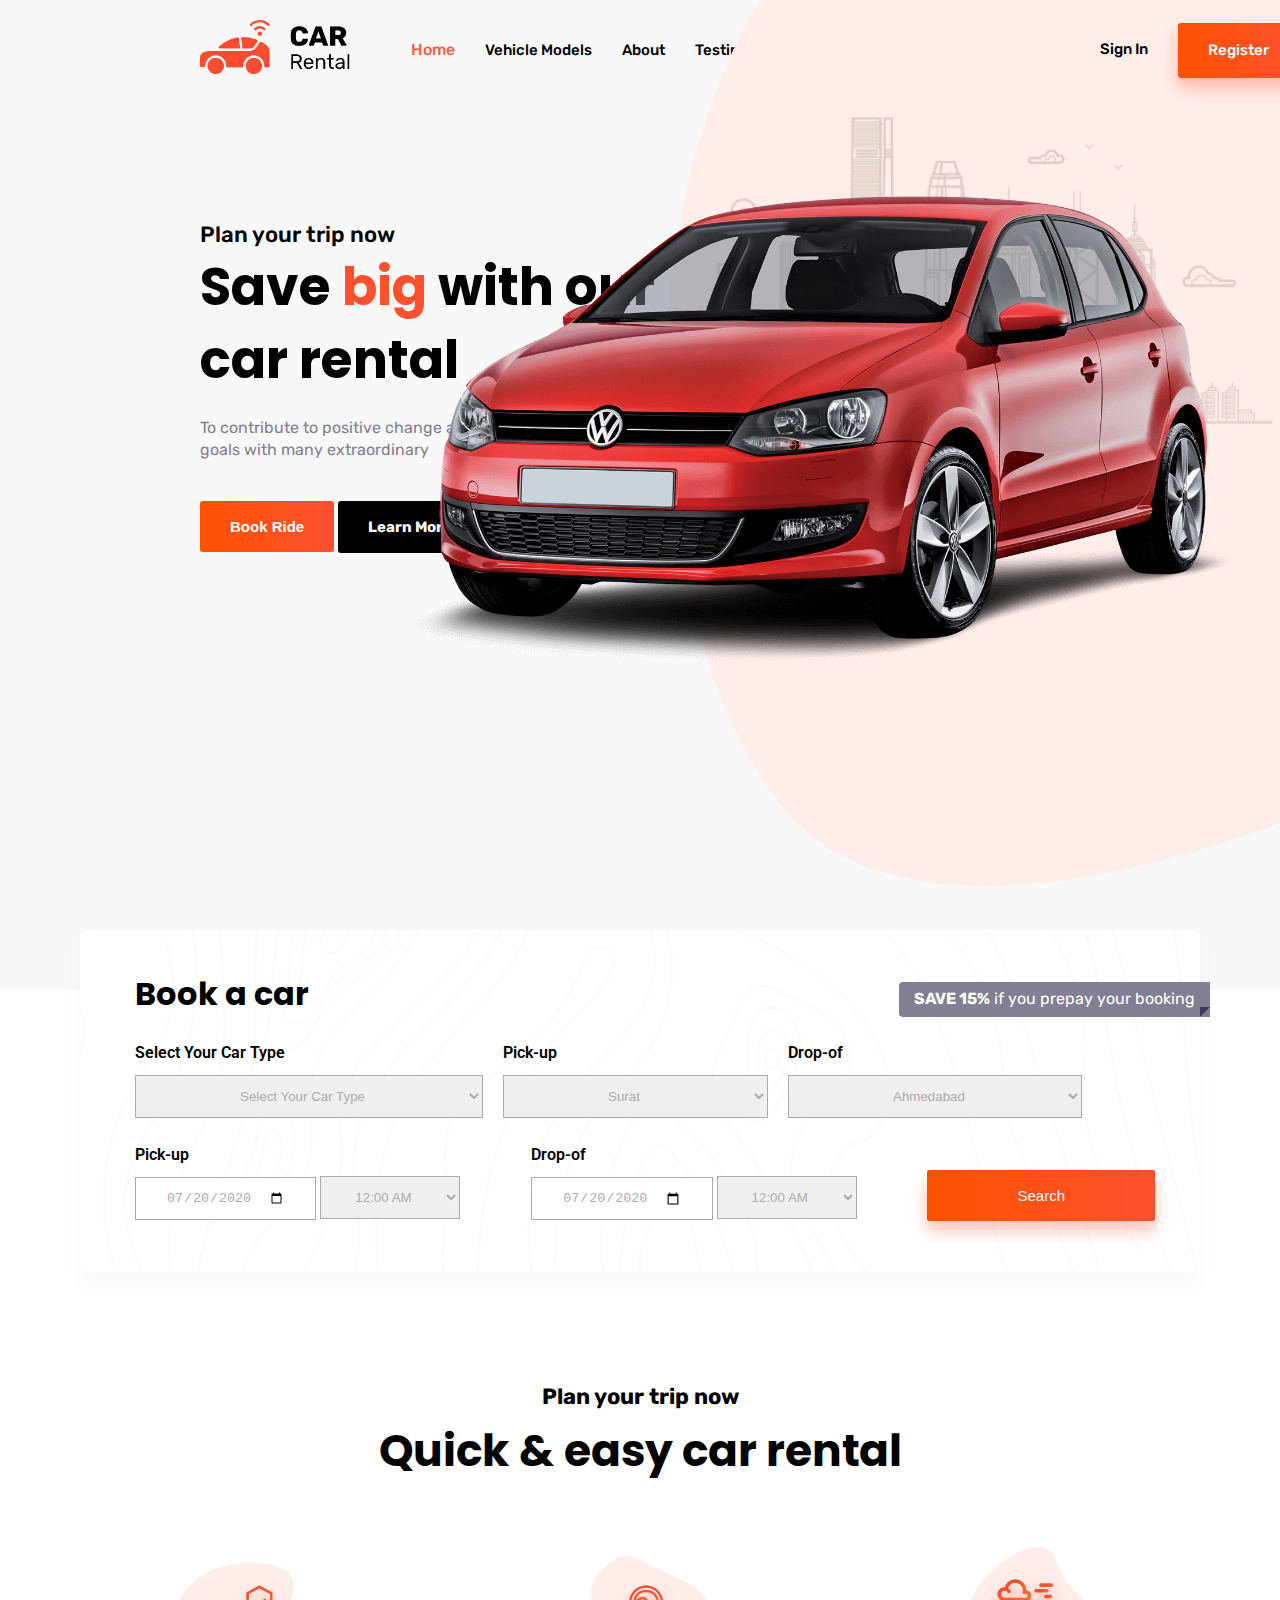
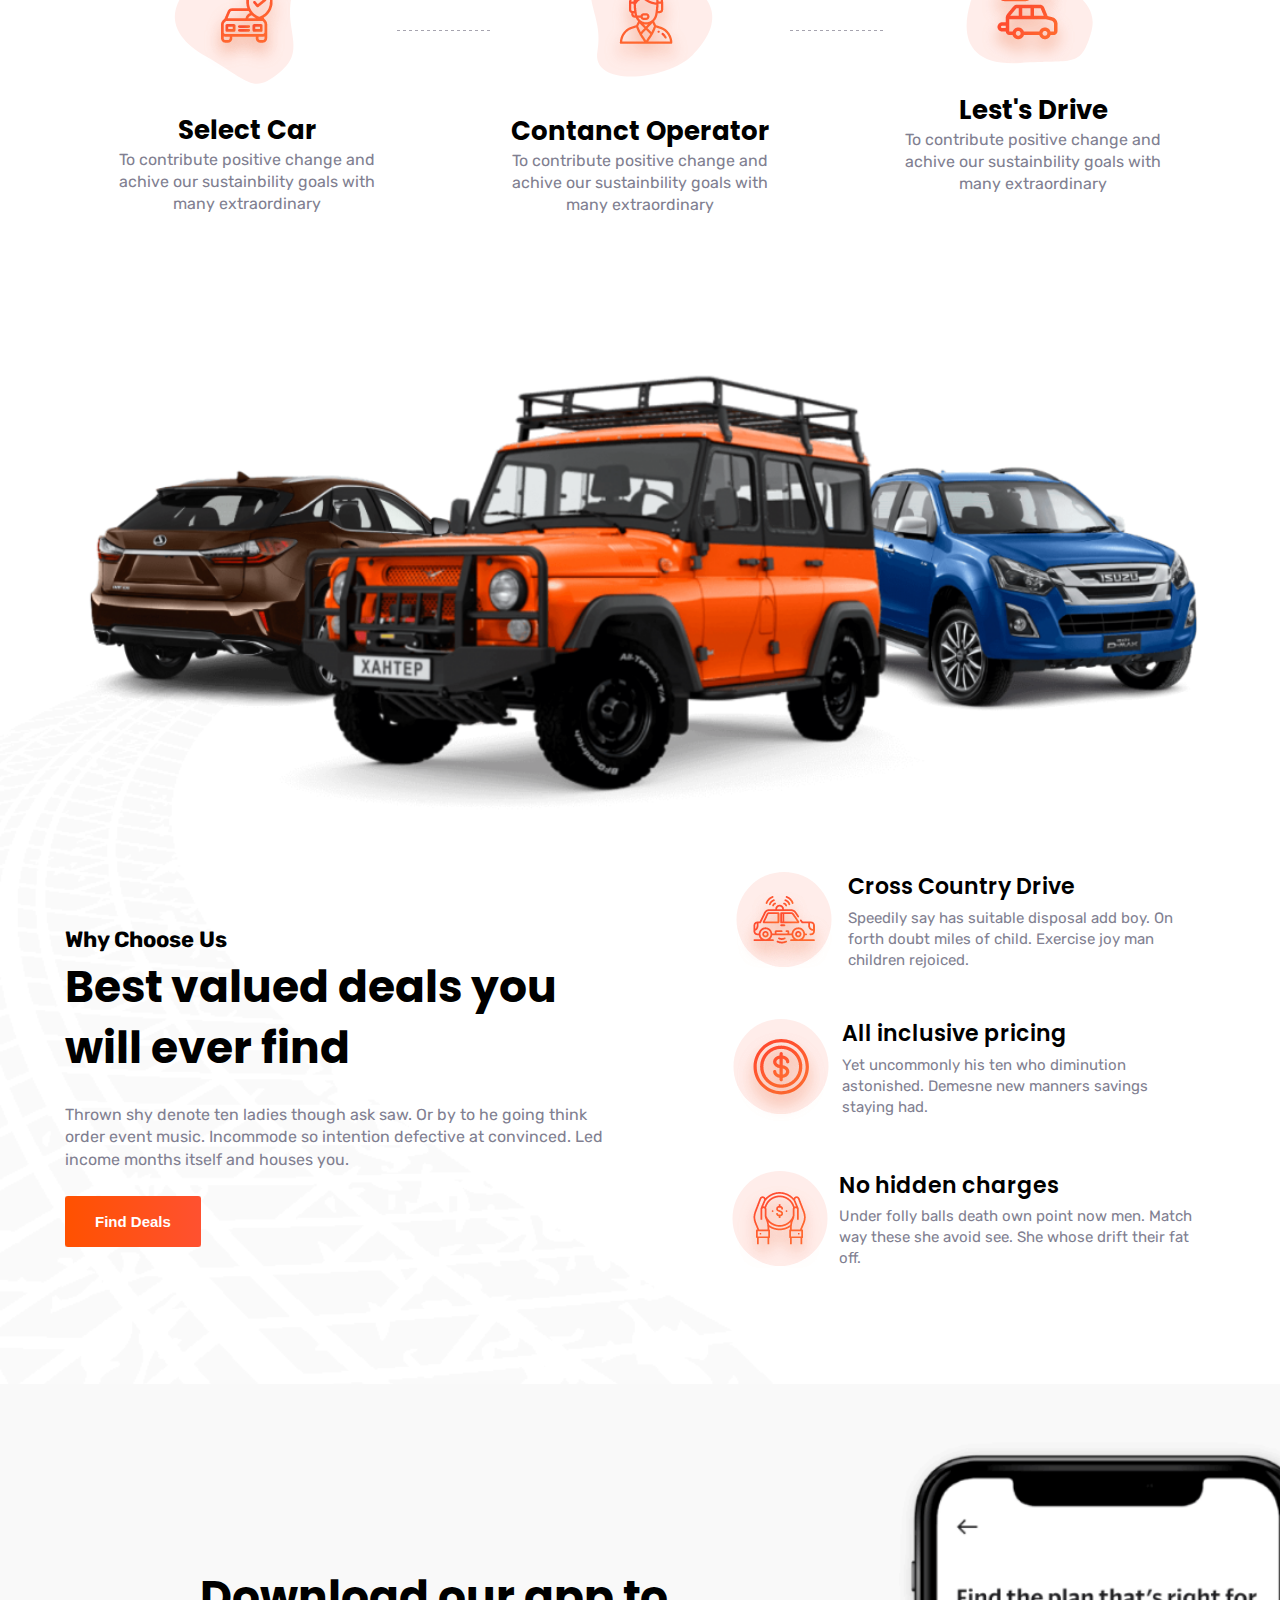
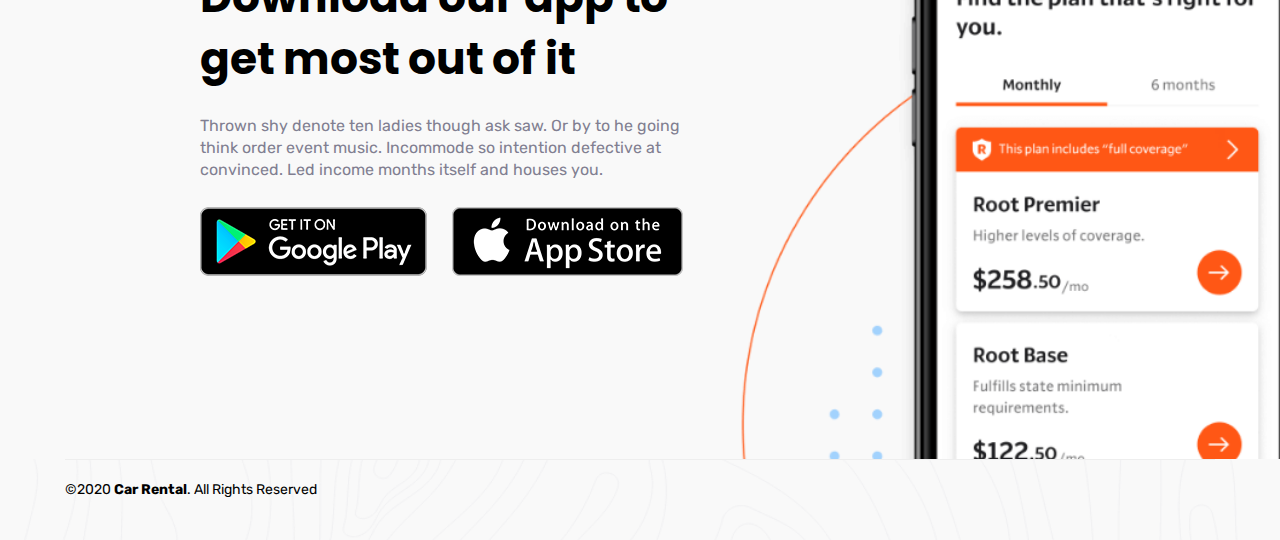
<file: index.html>
<!DOCTYPE html>
<html lang="en">

<head>
    <meta charset="UTF-8">
    <meta name="viewport" content="width=device-width, initial-scale=1.0">
    <link rel="stylesheet" href="style.css">
    <link rel="icon" href="images/fevicon.png" type="image/png">
    <link rel="stylesheet" href="https://cdnjs.cloudflare.com/ajax/libs/font-awesome/6.5.2/css/all.min.css"
        integrity="sha512-SnH5WK+bZxgPHs44uWIX+LLJAJ9/2PkPKZ5QiAj6Ta86w+fsb2TkcmfRyVX3pBnMFcV7oQPJkl9QevSCWr3W6A=="
        crossorigin="anonymous" referrerpolicy="no-referrer" />
    <link rel="preconnect" href="https://fonts.googleapis.com">
    <link rel="preconnect" href="https://fonts.gstatic.com" crossorigin>
    <link href="https://fonts.googleapis.com/css2?family=Rubik:ital,wght@0,300..900;1,300..900&display=swap"
        rel="stylesheet">
    <link rel="preconnect" href="https://fonts.googleapis.com">
    <link rel="preconnect" href="https://fonts.gstatic.com" crossorigin>
    <link
        href="https://fonts.googleapis.com/css2?family=Poppins:ital,wght@0,100;0,200;0,300;0,400;0,500;0,600;0,700;0,800;0,900;1,100;1,200;1,300;1,400;1,500;1,600;1,700;1,800;1,900&display=swap"
        rel="stylesheet">
    <title>CAR Rental</title>
</head>

<body>
    <div class="container">
        <div class="leftside_heropage">
            <header>
                <nav>
                    <div class="nav_logolinks">
                        <div class="logo">
                            <img src="images/logo_v4.png">
                        </div>
                        <ul>
                            <li style="color: #FE5A40;">Home</li>
                            <li><a href="VechicalModel.html">Vehicle Models</a></li>
                            <li><a href="About.html">About</a></li>
                            <li><a href="Testimonials.html">Testimonials</a></li>
                            <li><a href="Contact.html">Contact</a></li>
                        </ul>
                    </div>
                    <div class="nav_links">
                        <ul>
                            <li class="linkforsign"><a href="#">Sign In</a></li>
                            <li class="special_link btn"><a class="" href="#" style="color: white;">Register</a></li>
                        </ul>
                    </div>
                </nav>
            </header>
            <contant>
                <div class="hero_container">
                    <div class="leftside_heropage">
                        <div class="hero_text">
                            <h3>Plan your trip now</h3>
                            <h2>Save <span class="diff_color">big</span> with our<br>car rental</h2>
                            <p style="color: #817f91;">To contribute to positive change and achieve our sustainability
                                goals with many
                                extraordinary
                            </p>
                        </div>
                        <div class="btns">
                            <button><a class="btn" href="#"><b>Book Ride</b> <i
                                        class="fa-solid fa-circle-check"></i></a></button>
                            <button><a class="btn_sec" href="#">Learn More <i
                                        class="fa-solid fa-caret-right"></i></a></button>
                        </div>
                    </div>
                </div>
            </contant>
        </div>
        <div class="rightside_heropage">
            <!-- <img src="images/banner_image.png" alt="banner"> -->
            <div class="rightside_hero">
                <div class="hero_carimg">
                    <img src="images/banner_car.png" alt="car-img">
                </div>
            </div>
        </div>
    </div>
    <section class="booking_section">
        <div class="booking_box">
            <div class="booking_head">
                <h1>Book a car</h1>
                <p class="box_label"><b>SAVE 15%</b> if you prepay your booking</p>
                <span class="fold"></span>
            </div>
            <div class="booking_mid">
                <div class="car_type">
                    <label for="car_type"><i class="fa-solid fa-car" style="color: #ff5130;"></i> Select Your Car
                        Type</label>
                    <br>
                    <select id="car_type" name="car_type">
                        <option value="">Select Your Car Type</option>
                        <option value="Teruzo">Teruzo</option>
                        <option value="Mercedes">Mercedes</option>
                        <option value="Creata">Creata</option>
                        <option value="BMW_320">BMW 320</option>
                        <option value="Toyota_Camry">Toyota Camry</option>
                        <option value="Audi_A1_S">Audi A1 S</option>
                        <option value="Innova">Innova Crysta</option>
                    </select>
                </div>
                <div class="pick_up">
                    <label for="pick_up"><i class="fa-solid fa-location-dot" style="color: #ff5130;"></i>
                        Pick-up</label>
                    <br>
                    <select id="pick_up" name="pick_up">
                        <option value="Surat">Surat</option>
                        <option value="Rajkot">Rajkot</option>
                        <option value="Nadiad">Nadiad</option>
                    </select>
                </div>
                <div class="Drop_of">
                    <label for="Drop_of"><i class="fa-solid fa-location-dot" style="color: #ff5130;"></i>
                        Drop-of</label>
                    <br>
                    <select id="Drop_of" name="Drop_of">
                        <option value="Ahmedabad">Ahmedabad</option>
                        <option value="Vadodra">Vadodra</option>
                        <option value="Mumbai">Mumbai</option>
                    </select>
                </div>
            </div>
            <div class="booking_end">
                <div class="pick_up_date">
                    <label for="pick_up_date"><i class="fa-solid fa-calendar-days" style="color: #ff5130;"></i>
                        Pick-up</label>
                    <br>
                    <input type="date" id="pick_up_date" name="pick_up_date" value="2020-07-20">
                    <label for="time"></label>
                    <select class="time" id="pick_up_time" name="pick_up_time">
                        <option value="12:00_AM">12:00 AM</option>
                        <option value="12:30_AM">12:30 AM</option>
                        <option value="1:00_AM">1:00 AM</option>
                        <option value="1:30_AM">1:30 AM</option>
                        <option value="2:00_AM">2:00 AM</option>
                        <option value="2:20_AM">2:30 AM</option>
                        <option value="3:00_AM">3:00 AM</option>
                        <option value="3:30_AM">3:30 AM</option>
                        <option value="4:00_AM">4:00 AM</option>
                        <option value="4:30_AM">4:30 AM</option>
                        <option value="5:00_AM">5:00 AM</option>
                        <option value="5:30_AM">5:30 AM</option>
                        <option value="6:00_AM">6:00 AM</option>
                        <option value="6:30_AM">6:30 AM</option>
                        <option value="7:00_AM">7:00 AM</option>
                        <option value="7:30_AM">7:30 AM</option>
                        <option value="8:00_AM">8:00 AM</option>
                        <option value="8:30_AM">8:30 AM</option>
                        <option value="9:00_AM">9:00 AM</option>
                        <option value="9:30_AM">9:30 AM</option>
                        <option value="10:00_AM">10:00 AM</option>
                        <option value="10:30_AM">10:30 AM</option>
                        <option value="11:00_AM">11:00 AM</option>
                        <option value="11:30_AM">11:30 AM</option>
                        <option value="12:00_PM">12:00 PM</option>
                        <option value="12:30_PM">12:30 PM</option>
                        <option value="1:00_PM">1:00 AM</option>
                        <option value="1:30_PM">1:30 PM</option>
                        <option value="2:00_PM">2:00 PM</option>
                        <option value="2:30_PM">2:30 PM</option>
                        <option value="3:00_PM">3:00 PM</option>
                        <option value="3:30_PM">3:30 PM</option>
                        <option value="4:00_PM">4:00 PM</option>
                        <option value="4:30_PM">4:30 PM</option>
                        <option value="5:00_PM">5:00 PM</option>
                        <option value="5:30_PM">5:30 PM</option>
                        <option value="6:00_PM">6:00 PM</option>
                        <option value="6:30_PM">6:30 PM</option>
                        <option value="7:00_PM">7:00 PM</option>
                        <option value="7:30_AM">7:30 AM</option>
                        <option value="8:00_AM">8:00 AM</option>
                        <option value="8:30_PM">8:30 PM</option>
                        <option value="9:00_PM">9:00 PM</option>
                        <option value="9:30_PM">9:30 PM</option>
                        <option value="10:00_PM">10:00 PM</option>
                        <option value="10:30_PM">10:30 PM</option>
                        <option value="11:00_PM">11:00 PM</option>
                        <option value="11:30_PM">11:30 PM</option>
                    </select>
                </div>
                <div class="Drop_of_date">
                    <label for="Drop_of_date"><i class="fa-solid fa-calendar-days" style="color: #ff5130;"></i>
                        Drop-of</label>
                    <br>
                    <input type="date" id="Drop_of_date" name="Drop_of_date" value="2020-07-20">
                    <label for="time"></label>
                    <select class="time" id="Drop_of_time" name="Drop_of_time">
                        <option value="12:00_AM">12:00 AM</option>
                        <option value="12:30_AM">12:30 AM</option>
                        <option value="1:00_AM">1:00 AM</option>
                        <option value="1:30_AM">1:30 AM</option>
                        <option value="2:00_AM">2:00 AM</option>
                        <option value="2:20_AM">2:30 AM</option>
                        <option value="3:00_AM">3:00 AM</option>
                        <option value="3:30_AM">3:30 AM</option>
                        <option value="4:00_AM">4:00 AM</option>
                        <option value="4:30_AM">4:30 AM</option>
                        <option value="5:00_AM">5:00 AM</option>
                        <option value="5:30_AM">5:30 AM</option>
                        <option value="6:00_AM">6:00 AM</option>
                        <option value="6:30_AM">6:30 AM</option>
                        <option value="7:00_AM">7:00 AM</option>
                        <option value="7:30_AM">7:30 AM</option>
                        <option value="8:00_AM">8:00 AM</option>
                        <option value="8:30_AM">8:30 AM</option>
                        <option value="9:00_AM">9:00 AM</option>
                        <option value="9:30_AM">9:30 AM</option>
                        <option value="10:00_AM">10:00 AM</option>
                        <option value="10:30_AM">10:30 AM</option>
                        <option value="11:00_AM">11:00 AM</option>
                        <option value="11:30_AM">11:30 AM</option>
                        <option value="12:00_PM">12:00 PM</option>
                        <option value="12:30_PM">12:30 PM</option>
                        <option value="1:00_PM">1:00 AM</option>
                        <option value="1:30_PM">1:30 PM</option>
                        <option value="2:00_PM">2:00 PM</option>
                        <option value="2:30_PM">2:30 PM</option>
                        <option value="3:00_PM">3:00 PM</option>
                        <option value="3:30_PM">3:30 PM</option>
                        <option value="4:00_PM">4:00 PM</option>
                        <option value="4:30_PM">4:30 PM</option>
                        <option value="5:00_PM">5:00 PM</option>
                        <option value="5:30_PM">5:30 PM</option>
                        <option value="6:00_PM">6:00 PM</option>
                        <option value="6:30_PM">6:30 PM</option>
                        <option value="7:00_PM">7:00 PM</option>
                        <option value="7:30_AM">7:30 AM</option>
                        <option value="8:00_AM">8:00 AM</option>
                        <option value="8:30_PM">8:30 PM</option>
                        <option value="9:00_PM">9:00 PM</option>
                        <option value="9:30_PM">9:30 PM</option>
                        <option value="10:00_PM">10:00 PM</option>
                        <option value="10:30_PM">10:30 PM</option>
                        <option value="11:00_PM">11:00 PM</option>
                        <option value="11:30_PM">11:30 PM</option>
                    </select>
                </div>
                <div class="special_link submit">
                    <button class="btn" type="submit">Search</button>
                </div>
            </div>
        </div>
    </section>
    <section class="planyourtrip_section">
        <div class="trip_section_text">
            <h3>Plan your trip now</h3>
            <h1>Quick & easy car rental</h1>
        </div>
        <div class="mainpartoftrip_section">
            <div class="box1">
                <a href="#">
                    <img src="images/iconbox-image_01.png" alt="icon">
                    <h3>Select Car</h3>
                    <p>To contribute positive change and achive our sustainbility goals with many extraordinary</p>
                </a>
            </div>
            <div class="border">
                <img src="images/border.png" alt="">
            </div>
            <div class="box1">
                <a href="#">
                    <img src="images/iconbox-image_02.png" alt="icon">
                    <h3>Contanct Operator</h3>
                    <p>To contribute positive change and achive our sustainbility goals with many extraordinary</p>
                </a>
            </div>
            <div class="border">
                <img src="images/border.png" alt="">
            </div>
            <div class="box1">
                <a href="#">
                    <img src="images/iconbox-image_03.png" alt="icon">
                    <h3>Lest's Drive</h3>
                    <p>To contribute positive change and achive our sustainbility goals with many extraordinary</p>
                </a>
            </div>
        </div>
    </section>
    <section class="whychooseus_section">
        <div class="image_container">
            <img src="images/display_car_image.png" alt="car_images">
        </div>
        <div class="wcs">
            <div class="wcs_text1">
                <h3>Why Choose Us</h3>
                <h2>Best valued deals you will ever find</h2>
                <p>Thrown shy denote ten ladies though ask saw. Or by to he going think order event music. Incommode so
                    intention defective at convinced. Led income months itself and houses you.</p>
                <div class="btns">
                    <button><a class="btn" href="#"><b>Find Deals</b> <i
                                class="fa-solid fa-caret-right"></i></a></button>
                </div>
            </div>
            <div class="wcs_text2">
                <div class="box">
                    <div class="logo_img">
                        <img src="images/drive.png" alt="car_img">
                    </div>
                <div class="box_text">
                    <h3>Cross Country Drive</h3>
                    <p>Speedily say has suitable disposal add boy. On forth doubt miles of child. Exercise joy man
                        children rejoiced.</p>
                    </div>
                </div>
                <div class="box">
                    <div class="logo_img">
                        <img src="images/price.png" alt="price_img">
                    </div>
                <div class="box_text">
                    <h3>All inclusive pricing</h3>
                    <p>Yet uncommonly his ten who diminution astonished. Demesne new manners savings staying had.</p>
                    </div>
                </div>
                <div class="box">
                    <div class="logo_img">
                        <img src="images/charge.png" alt="car_img">
                    </div>
                <div class="box_text">
                    <h3>No hidden charges</h3>
                    <p>Under folly balls death own point now men. Match way these she avoid see. She whose drift their
                        fat off.</p>
                    </div>
                </div>
            </div>
        </div>
    </section>
    <section class="dldapp_banner_section">
    <div class="dldapp_text">
        <h1>Download our app to get most out of it</h1>
        <p>Thrown shy denote ten ladies though ask saw. Or by to he going think order event music. Incommode so intention defective at convinced. Led income months itself and houses you.</p>
        <div class="apppdld">
            <img src="images/google-app-download-1.svg" alt="googal_app_dldlink">
            <img src="images/ios-app-btn.svg" alt="ios_app_dldlink">
        </div>
    </div>
    </section>
    <footer>
    <div class="footer_container">
        <div class="foot_text">
            <p>©2020 <B>Car Rental</B>. All Rights Reserved</p>
        </div>
        <div class="foot_linkicon">
            <i class="fa-brands fa-facebook" style="color: #000000;"></i>
            <i class="fa-brands fa-youtube" style="color: #000000;"></i>
            <i class="fa-brands fa-instagram" style="color: #000000;"></i>
            <i class="fa-brands fa-x-twitter" style="color: #000000;"></i>
        </div>
    </div>
    </footer>
</body>

</html>
</file>
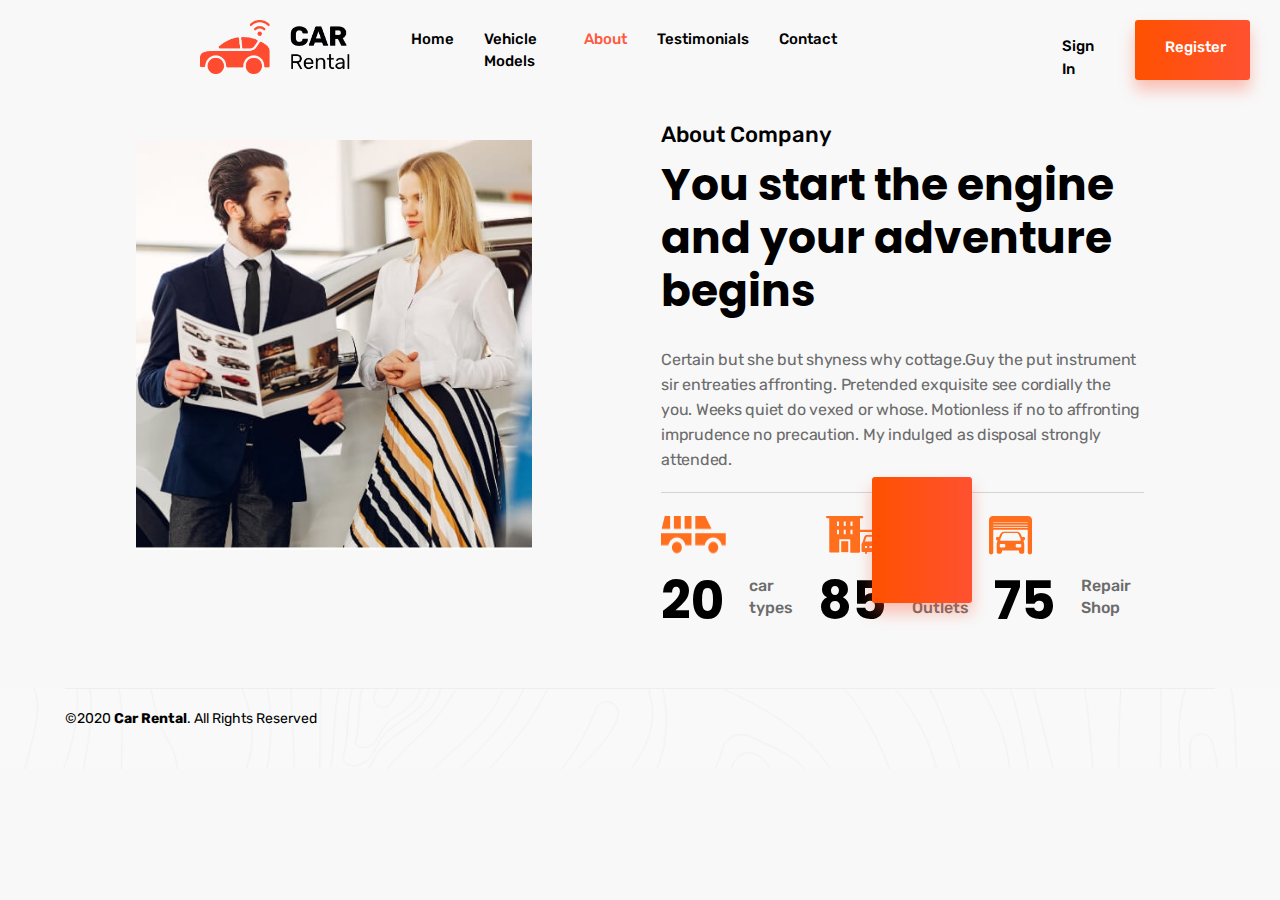
<file: About.html>
<!DOCTYPE html>
<html lang="en">
<head>
    <meta charset="UTF-8">
    <meta name="viewport" content="width=device-width, initial-scale=1.0">
    <link rel="stylesheet" href="style.css">
    <link rel="icon" href="images/fevicon.png" type="image/png">
    <link rel="stylesheet" href="https://cdnjs.cloudflare.com/ajax/libs/font-awesome/6.5.2/css/all.min.css"
        integrity="sha512-SnH5WK+bZxgPHs44uWIX+LLJAJ9/2PkPKZ5QiAj6Ta86w+fsb2TkcmfRyVX3pBnMFcV7oQPJkl9QevSCWr3W6A=="
        crossorigin="anonymous" referrerpolicy="no-referrer" />
    <link rel="preconnect" href="https://fonts.googleapis.com">
    <link rel="preconnect" href="https://fonts.gstatic.com" crossorigin>
    <link href="https://fonts.googleapis.com/css2?family=Rubik:ital,wght@0,300..900;1,300..900&display=swap"
        rel="stylesheet">
    <link rel="preconnect" href="https://fonts.googleapis.com">
    <link rel="preconnect" href="https://fonts.gstatic.com" crossorigin>
    <link
        href="https://fonts.googleapis.com/css2?family=Poppins:ital,wght@0,100;0,200;0,300;0,400;0,500;0,600;0,700;0,800;0,900;1,100;1,200;1,300;1,400;1,500;1,600;1,700;1,800;1,900&display=swap"
        rel="stylesheet">
    <title>CAR Rental</title>
</head>
<body class="VM_body">
    <div class="new_container">
        <header>
            <nav>
                <div class="nav_logolinks">
                    <div class="logo">
                        <img src="images/logo_v4.png">
                    </div>
                    <ul>
                        <li><a href="index.html">Home</a></li>
                        <li><a href="VechicalModel.html">Vehicle Models</a></li>
                        <li><a style="color: #FE5A40;" href="About.html">About</a></li>
                        <li><a href="Testimonials.html">Testimonials</a></li>
                        <li><a href="Contact.html">Contact</a></li>
                    </ul>
                </div>
                <div class="nav_links">
                    <ul>
                        <li class="linkforsign"><a href="#">Sign In</a></li>
                        <li class="special_link btn"><a class="" href="#" style="color: white;">Register</a></li>
                    </ul>
                </div>
            </nav>
        </header>
    </div>
    <section class="about_section">
        <div class="about_img">
            <img src="images/about_image.jpg" alt="about_banner">
            <a class="btn_square" href="#"><i class="fa-solid fa-play" style="color: #ffffff;"></i></a>
        </div>
        <div class="about_text">
            <h3>About Company</h3>
            <span class="about_text_h2"><h2>You start the engine</h2></span>
            <span class="about_text_h2"><h2>and your adventure</h2></span>
            <span class="about_text_h2"><h2>begins</h2></span>
            <p class="about_text_ptag">Certain but she but shyness why cottage.Guy the put instrument sir entreaties affronting. Pretended exquisite see cordially the you. Weeks quiet do vexed or whose. Motionless if no to affronting imprudence no precaution. My indulged as disposal strongly attended.</p>
            <hr>
            <br>
            <div class="text_img">
                <img src="images/transportation.png"> <img src="images/car.png"> <img src="images/parking.png">
            </div>
            <div class="about_numbers">
                <h1>20</h1><p>car<br>types</p><h1>85</h1><p>Rental<br>Outlets</p><h1>75</h1><p>Repair<br>Shop</p>
            </div>
        </div>
    </section>
    <footer>
        <div class="footer_container">
            <div class="foot_text">
                <p>©2020 <B>Car Rental</B>. All Rights Reserved</p>
            </div>
            <div class="foot_linkicon">
                <i class="fa-brands fa-facebook" style="color: #000000;"></i>
                <i class="fa-brands fa-youtube" style="color: #000000;"></i>
                <i class="fa-brands fa-instagram" style="color: #000000;"></i>
                <i class="fa-brands fa-x-twitter" style="color: #000000;"></i>
            </div>
        </div>
    </footer>
</body>
</html>
</file>
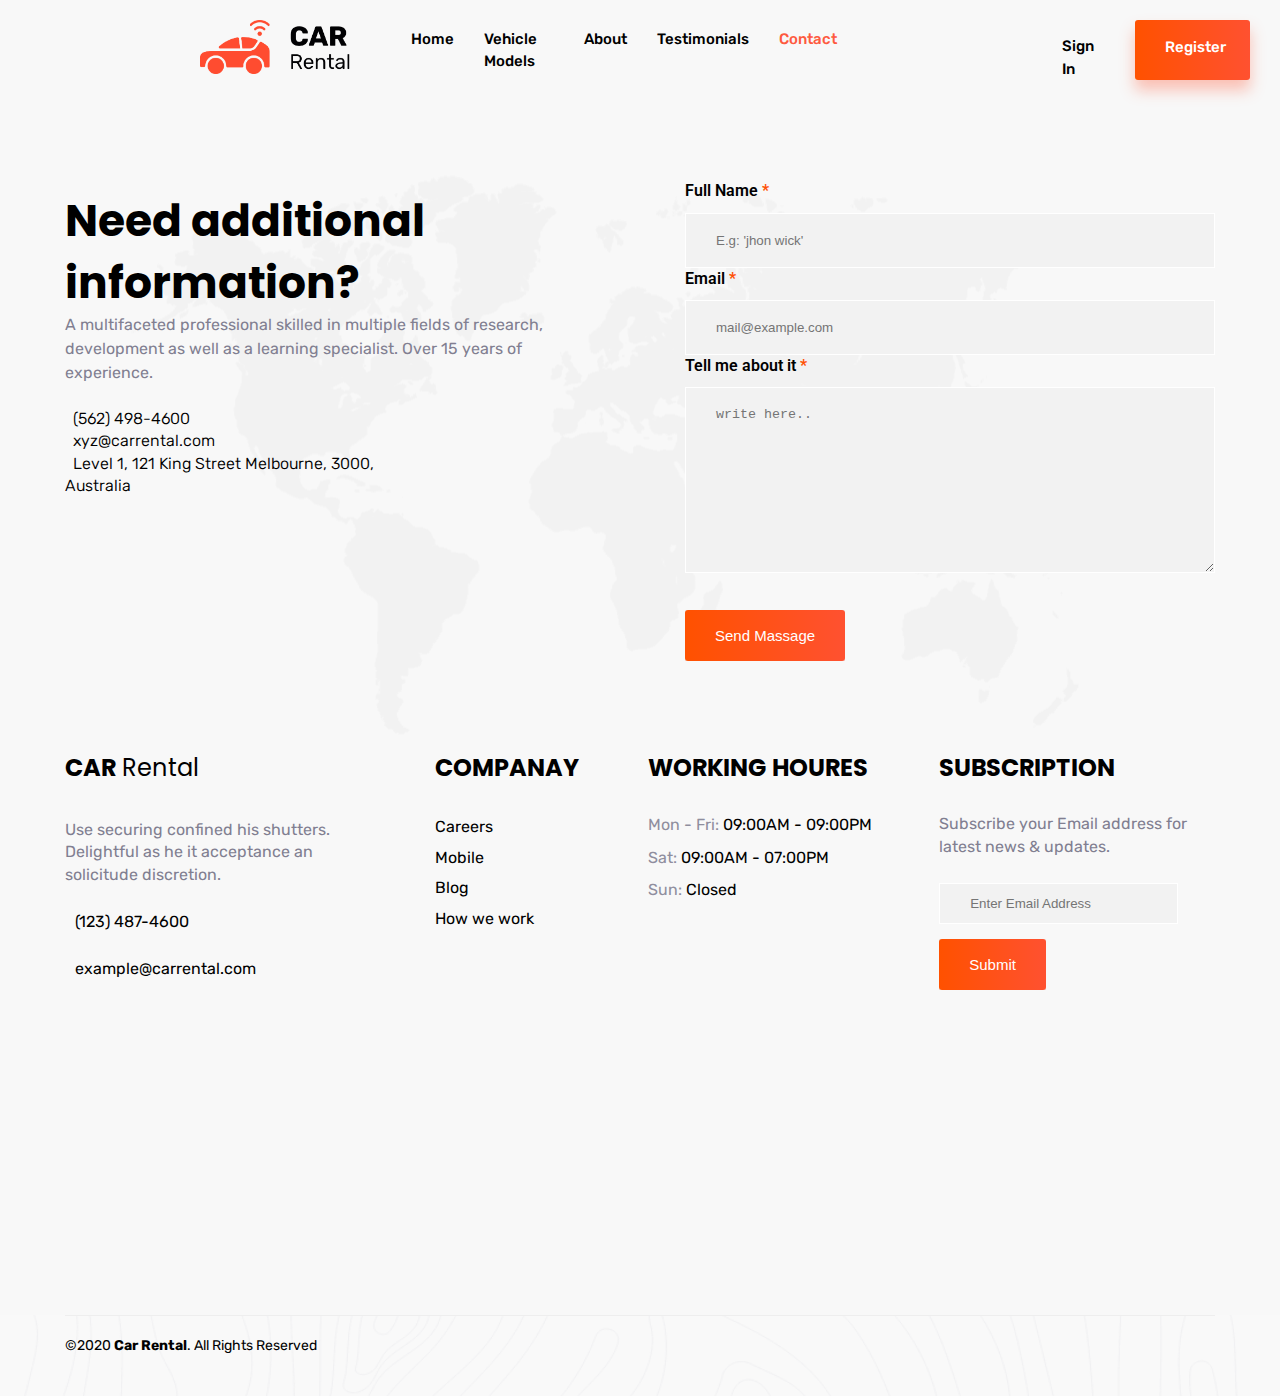
<file: Contact.html>
<!DOCTYPE html>
<html lang="en">

<head>
    <meta charset="UTF-8">
    <meta name="viewport" content="width=device-width, initial-scale=1.0">
    <link rel="stylesheet" href="style.css">
    <link rel="icon" href="images/fevicon.png" type="image/png">
    <link rel="stylesheet" href="https://cdnjs.cloudflare.com/ajax/libs/font-awesome/6.5.2/css/all.min.css"
        integrity="sha512-SnH5WK+bZxgPHs44uWIX+LLJAJ9/2PkPKZ5QiAj6Ta86w+fsb2TkcmfRyVX3pBnMFcV7oQPJkl9QevSCWr3W6A=="
        crossorigin="anonymous" referrerpolicy="no-referrer" />
    <link rel="preconnect" href="https://fonts.googleapis.com">
    <link rel="preconnect" href="https://fonts.gstatic.com" crossorigin>
    <link href="https://fonts.googleapis.com/css2?family=Rubik:ital,wght@0,300..900;1,300..900&display=swap"
        rel="stylesheet">
    <link rel="preconnect" href="https://fonts.googleapis.com">
    <link rel="preconnect" href="https://fonts.gstatic.com" crossorigin>
    <link
        href="https://fonts.googleapis.com/css2?family=Poppins:ital,wght@0,100;0,200;0,300;0,400;0,500;0,600;0,700;0,800;0,900;1,100;1,200;1,300;1,400;1,500;1,600;1,700;1,800;1,900&display=swap"
        rel="stylesheet">
    <title>CAR Rental</title>
</head>

<body class="VM_body">
    <div class="new_container">
        <header>
            <nav>
                <div class="nav_logolinks">
                    <div class="logo">
                        <img src="images/logo_v4.png">
                    </div>
                    <ul>
                        <li><a href="index.html">Home</a></li>
                        <li><a href="VechicalModel.html">Vehicle Models</a></li>
                        <li><a href="About.html">About</a></li>
                        <li><a href="Testimonials.html">Testimonials</a></li>
                        <li><a style="color: #FE5A40;" href="Contact.html">Contact</a></li>
                    </ul>
                </div>
                <div class="nav_links">
                    <ul>
                        <li class="linkforsign"><a href="#">Sign In</a></li>
                        <li class="special_link btn"><a class="" href="#" style="color: white;">Register</a></li>
                    </ul>
                </div>
            </nav>
        </header>
    </div>
    <section class="contact_section">
        <div class="contact_main">
            <div class="contact_info">
                <div class="contact_info_part1">
                    <h2>Need additional information?</h2>
                    <p>A multifaceted professional skilled in multiple fields of research, development as well as a
                        learning
                        specialist. Over 15 years of experience.</p>
                    <br>
                </div>
                <div class="contact_info_part2">
                    <h4><i class="fa-solid fa-mobile-retro"></i> (562) 498-4600</h4>
                    <h4><i class="fa-solid fa-envelope"></i> xyz@carrental.com</h4>
                    <h4><i class="fa-solid fa-house-chimney"></i> Level 1, 121 King Street Melbourne, 3000, Australia
                    </h4>
                </div>
            </div>
            <div class="contact_form">
                <div class="form_container">
                    <form>
                        <div class="form-group">
                            <label for="fullname">Full Name <span class="contact_section_label">*</span></label>
                            <input type="text" id="fullname" name="fullname" required placeholder="E.g: 'jhon wick'">
                        </div>
                        <div class="form-group">
                            <label for="email">Email <span class="contact_section_label">*</span></label>
                            <input type="email" id="email" name="email" required placeholder="mail@example.com">
                        </div>
                        <div class="form-group">
                            <label for="review">Tell me about it <span class="contact_section_label">*</span></label>
                            <textarea id="review" name="review" required placeholder="write here.."></textarea>
                        </div>
                        <div class="form-group btns">
                            <button type="submit"><a class="btn" href="#"><i class="fa-solid fa-envelope-open-text"></i>
                                    Send Massage</a></button>
                        </div>
                    </form>
                </div>
            </div>
        </div>
        <div class="contact_footer">
            <div class="car_rental_info">
                <h4><b>CAR</b> Rental</h4>
                <p style="color: #817f91;">Use securing confined his shutters. Delightful as he it acceptance an solicitude discretion.</p>
                <a href="#"><i class="fa-solid fa-phone"></i> (123) 487-4600</a>
                <a href="#"><i class="fa-solid fa-envelope"></i> example@carrental.com</a>
            </div>
            <div class="company_info">
                <h3>COMPANAY</h3>
                <a href="#">Careers</a>
                <a href="#">Mobile</a>
                <a href="#">Blog</a>
                <a href="#">How we work</a>
            </div>
            <div class="working_hours">
                <h3>WORKING HOURES</h3>
                <p><span style="color: #8F8E9E;">Mon - Fri:</span> 09:00AM - 09:00PM</p>
                <p><span style="color: #8F8E9E;">Sat:</span> 09:00AM - 07:00PM</p>
                <p><span style="color: #8F8E9E;">Sun:</span> Closed</p>
            </div>
            <div class="subscription">
                <h3>SUBSCRIPTION</h3>
                <p style="color: #817f91;">Subscribe your Email address for latest news & updates.</p>
                <div class="new_form">
                    <label for="email_new"></label>
                    <input type="text" id="email_new" name="email_new" required placeholder="Enter Email Address">
                </div>
                <div class="new_form btns">
                    <button type="submit"><a class="btn" href="#">Submit</a></button>
                </div>
            </div>
        </div>
    </section>
    <footer>
        <div class="footer_container">
            <div class="foot_text">
                <p>©2020 <B>Car Rental</B>. All Rights Reserved</p>
            </div>
            <div class="foot_linkicon">
                <i class="fa-brands fa-facebook" style="color: #000000;"></i>
                <i class="fa-brands fa-youtube" style="color: #000000;"></i>
                <i class="fa-brands fa-instagram" style="color: #000000;"></i>
                <i class="fa-brands fa-x-twitter" style="color: #000000;"></i>
            </div>
        </div>
    </footer>
</body>

</html>
</file>
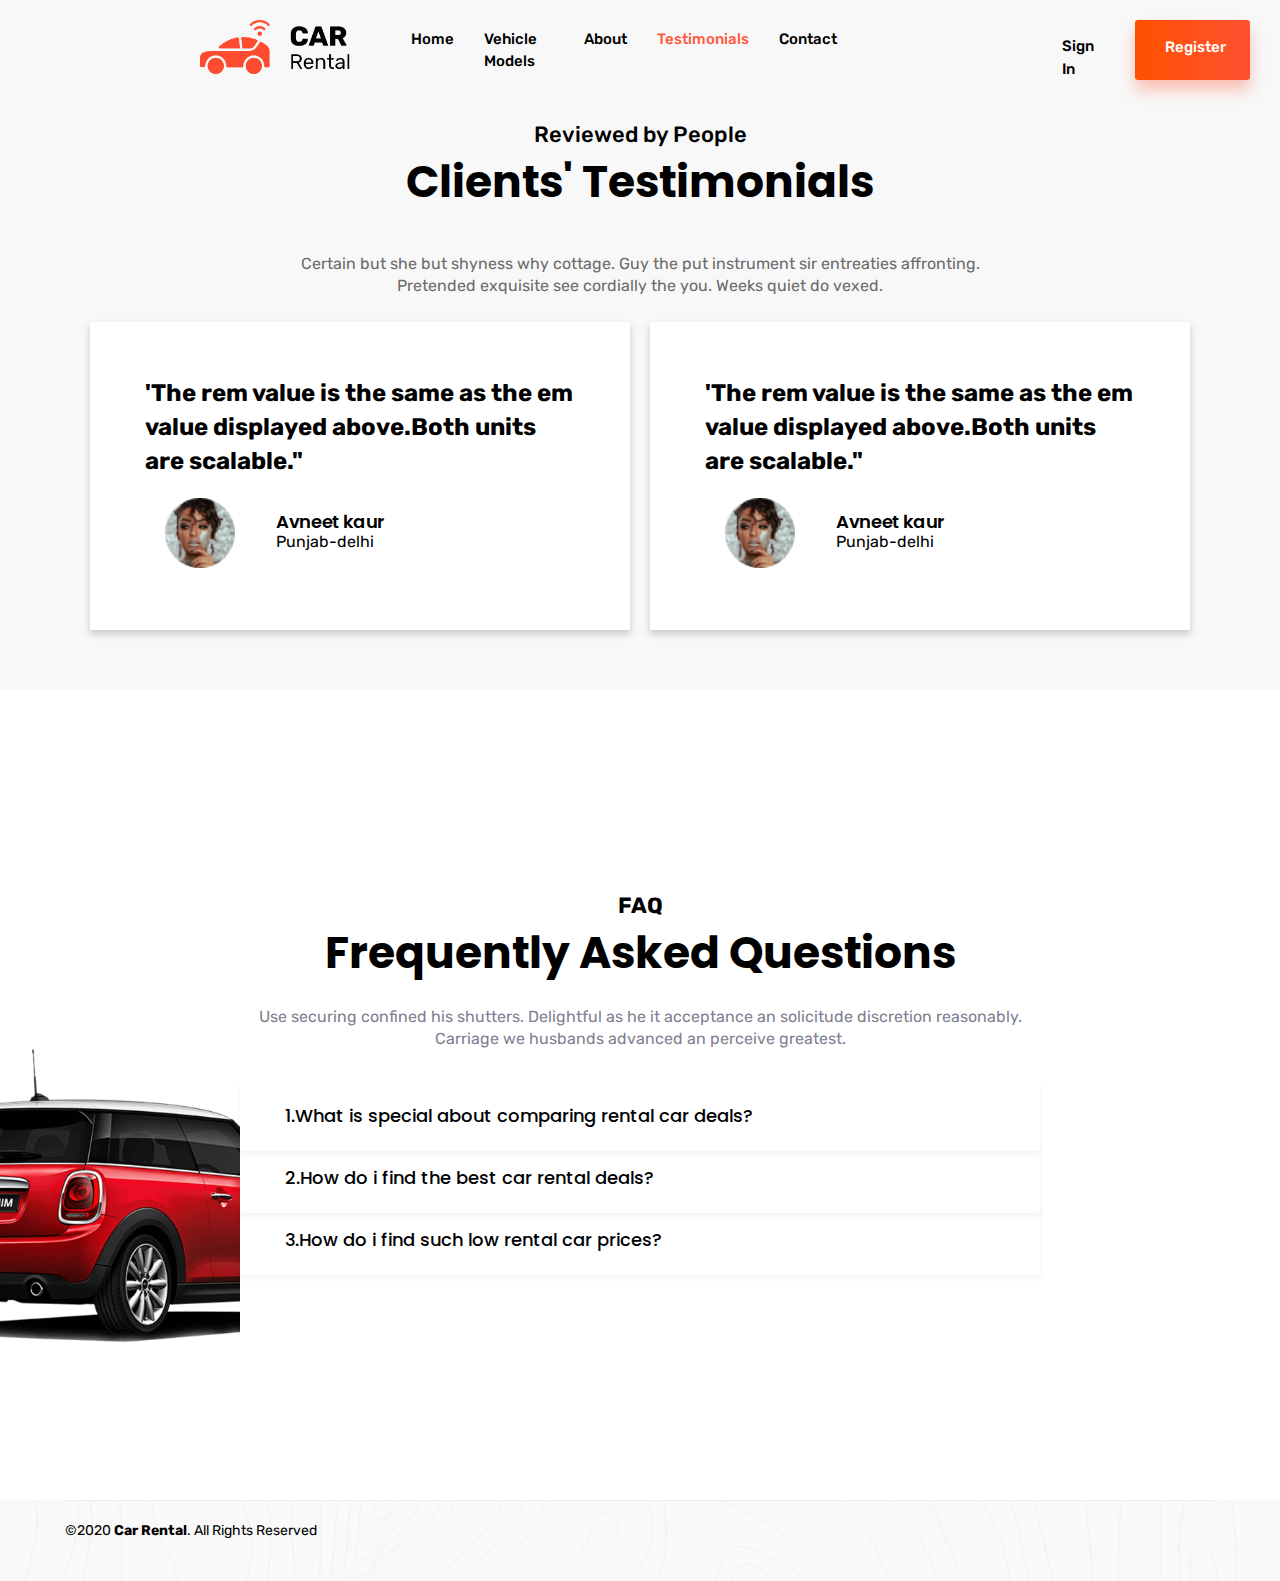
<file: Testimonials.html>
<!DOCTYPE html>
<html lang="en">

<head>
    <meta charset="UTF-8">
    <meta name="viewport" content="width=device-width, initial-scale=1.0">
    <link rel="stylesheet" href="style.css">
    <link rel="icon" href="images/fevicon.png" type="image/png">
    <link rel="stylesheet" href="https://cdnjs.cloudflare.com/ajax/libs/font-awesome/6.5.2/css/all.min.css"
        integrity="sha512-SnH5WK+bZxgPHs44uWIX+LLJAJ9/2PkPKZ5QiAj6Ta86w+fsb2TkcmfRyVX3pBnMFcV7oQPJkl9QevSCWr3W6A=="
        crossorigin="anonymous" referrerpolicy="no-referrer" />
    <link rel="preconnect" href="https://fonts.googleapis.com">
    <link rel="preconnect" href="https://fonts.gstatic.com" crossorigin>
    <link href="https://fonts.googleapis.com/css2?family=Rubik:ital,wght@0,300..900;1,300..900&display=swap"
        rel="stylesheet">
    <link rel="preconnect" href="https://fonts.googleapis.com">
    <link rel="preconnect" href="https://fonts.gstatic.com" crossorigin>
    <link
        href="https://fonts.googleapis.com/css2?family=Poppins:ital,wght@0,100;0,200;0,300;0,400;0,500;0,600;0,700;0,800;0,900;1,100;1,200;1,300;1,400;1,500;1,600;1,700;1,800;1,900&display=swap"
        rel="stylesheet">
    <title>CAR Rental</title>
</head>

<body class="VM_body">
    <div class="new_container">
        <header>
            <nav>
                <div class="nav_logolinks">
                    <div class="logo">
                        <img src="images/logo_v4.png">
                    </div>
                    <ul>
                        <li><a href="index.html">Home</a></li>
                        <li><a href="VechicalModel.html">Vehicle Models</a></li>
                        <li><a href="About.html">About</a></li>
                        <li><a style="color: #FE5A40;" href="Testimonials.html">Testimonials</a></li>
                        <li><a href="Contact.html">Contact</a></li>
                    </ul>
                </div>
                <div class="nav_links">
                    <ul>
                        <li class="linkforsign"><a href="#">Sign In</a></li>
                        <li class="special_link btn"><a class="" href="#" style="color: white;">Register</a></li>
                    </ul>
                </div>
            </nav>
        </header>
    </div>
    <section class="review_Section">
        <div class="review_text">
            <h3>Reviewed by People</h3>
            <h2>Clients' Testimonials</h2>
            <p>Certain but she but shyness why cottage. Guy the put instrument sir entreaties affronting.<br>Pretended
                exquisite see cordially the you. Weeks quiet do vexed.</p>
        </div>
        <div class="reviewbox_container">
            <div class="review_box">
                <h3>'The rem value is the same as the em value displayed above.Both units are scalable."</h3>
                <div class="reviewbox_id">
                    <img src="images/user.png" alt="user_img">
                    <div class="reviewbox_name">
                        <p class="user_name_reviewbox">Avneet kaur</p>
                        <p>Punjab-delhi</p> 
                    </div>
                    <i class="fa-solid fa-quote-right" style="color: #ff4c30;"></i>
                </div>
            </div>
            <div class="review_box">
                <h3>'The rem value is the same as the em value displayed above.Both units are scalable."</h3>
                <div class="reviewbox_id">
                    <img src="images/user.png" alt="user_img">
                    <div class="reviewbox_name">
                        <p class="user_name_reviewbox">Avneet kaur</p>
                        <p>Punjab-delhi</p> 
                    </div>
                     <i class="fa-solid fa-quote-right" style="color: #ff4c30;"></i>
                </div>
            </div>
        </div>
        <div class="dots">
            <i class="fa-solid fa-circle"></i><i  style="color: #ff4c30;" class="fa-solid fa-circle"></i><i class="fa-solid fa-circle"></i>
        </div>
    </section>
    <div class="faq_container">
        <section class="FAQ_section">
            <h3>FAQ</h3> 
            <h2>Frequently Asked Questions</h2>
            <br>
            <p>Use securing confined his shutters. Delightful as he it acceptance an solicitude discretion reasonably. Carriage we husbands advanced an perceive greatest.</p>
            <div class="faq_question">
                <div class="quebox1">
                    <a href="#">1.What is special about comparing rental car deals?</a>
                    <a href="#"><i class="fa-solid fa-angle-down"></i></a>
                </div>
                <div class="quebox1">
                    <a href="#">2.How do i find the best car rental deals?</a>
                    <a href="#"><i class="fa-solid fa-angle-down"></i></a>
                </div>
                <div class="quebox1">
                    <a href="#">3.How do i find such low rental car prices?</a>
                    <a href="#"><i class="fa-solid fa-angle-down"></i></a>
                </div>
            </div>
        </section>
    </div>
    <footer>
        <div class="footer_container">
            <div class="foot_text">
                <p>©2020 <B>Car Rental</B>. All Rights Reserved</p>
            </div>
            <div class="foot_linkicon">
                <i class="fa-brands fa-facebook" style="color: #000000;"></i>
                <i class="fa-brands fa-youtube" style="color: #000000;"></i>
                <i class="fa-brands fa-instagram" style="color: #000000;"></i>
                <i class="fa-brands fa-x-twitter" style="color: #000000;"></i>
            </div>
        </div>
    </footer>
</body>

</html>
</file>
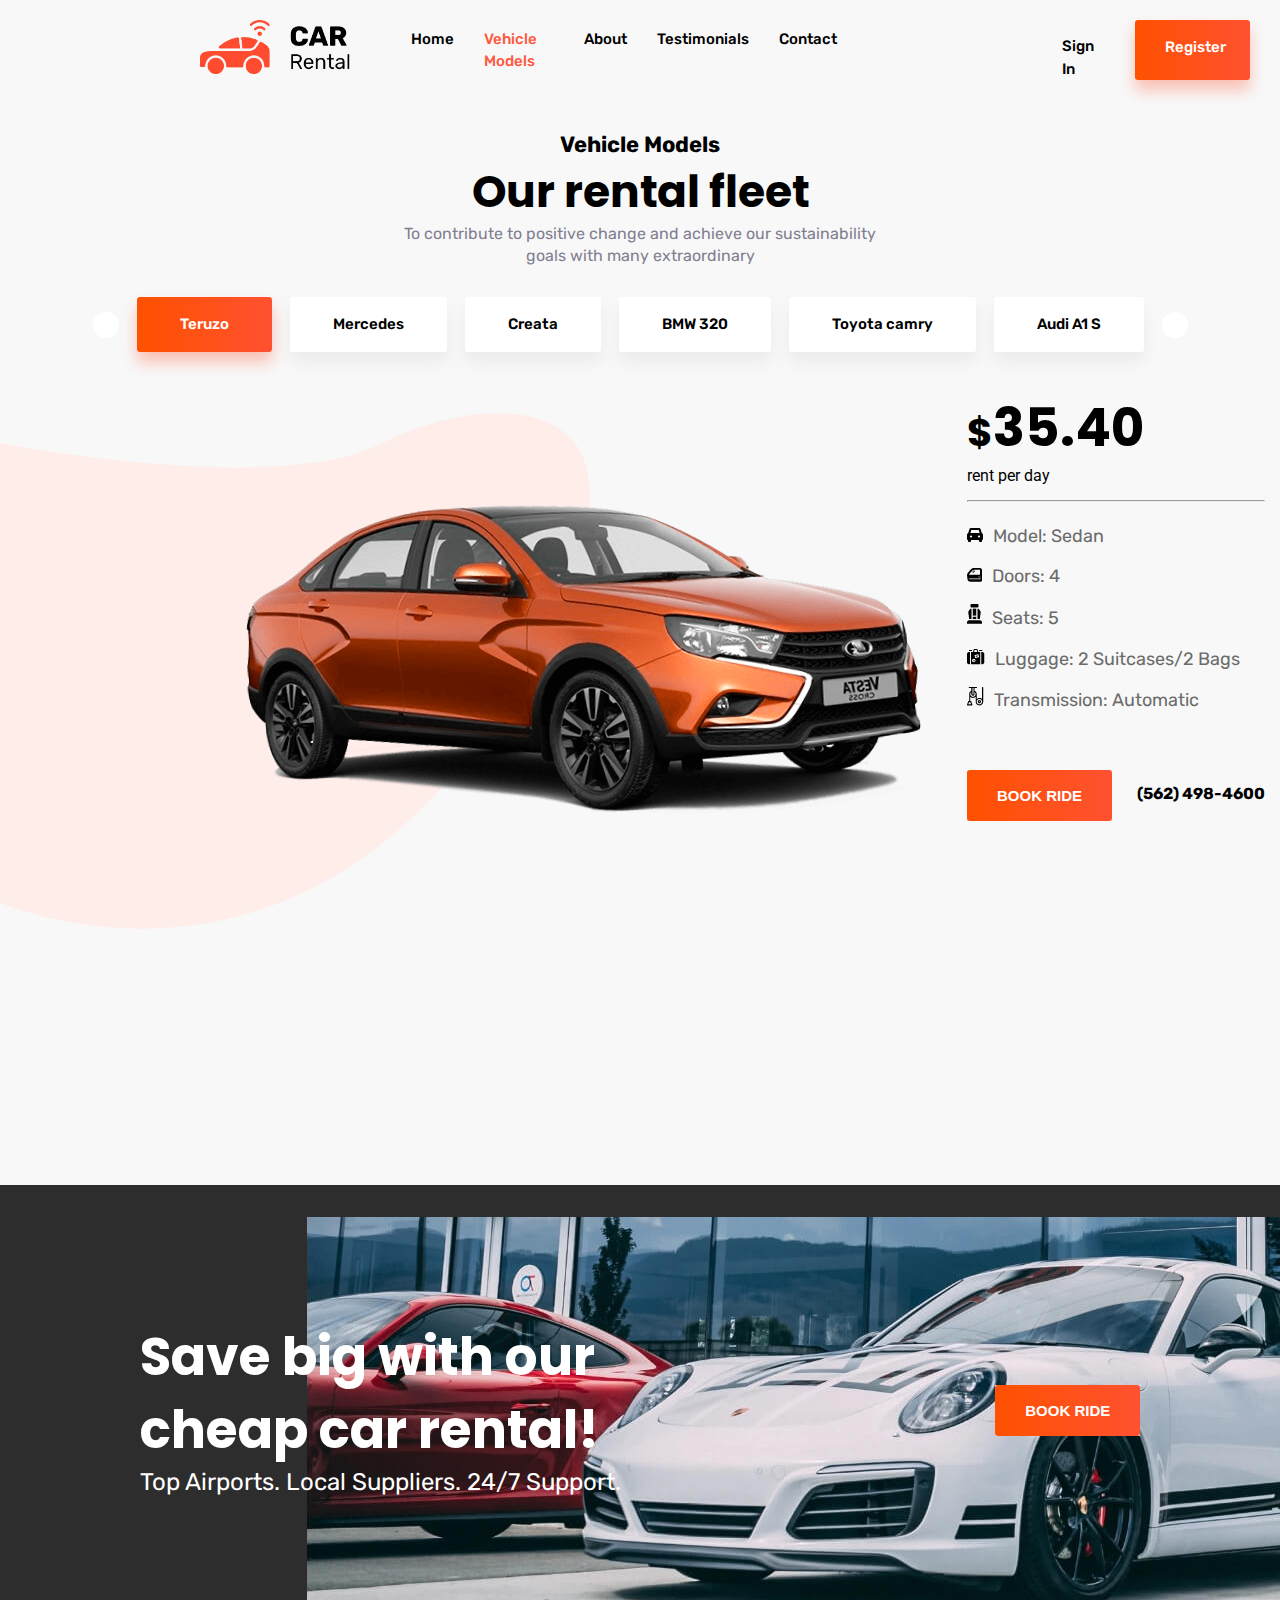
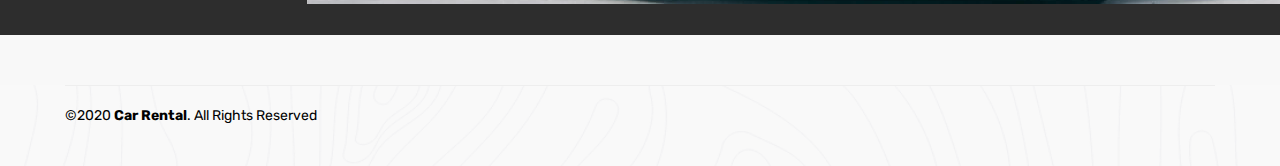
<file: VechicalModel.html>
<!DOCTYPE html>
<html lang="en">

<head>
    <meta charset="UTF-8">
    <meta name="viewport" content="width=device-width, initial-scale=1.0">
    <link rel="stylesheet" href="style.css">
    <link rel="icon" href="images/fevicon.png" type="image/png">
    <link rel="stylesheet" href="https://cdnjs.cloudflare.com/ajax/libs/font-awesome/6.5.2/css/all.min.css"
        integrity="sha512-SnH5WK+bZxgPHs44uWIX+LLJAJ9/2PkPKZ5QiAj6Ta86w+fsb2TkcmfRyVX3pBnMFcV7oQPJkl9QevSCWr3W6A=="
        crossorigin="anonymous" referrerpolicy="no-referrer" />
    <link rel="preconnect" href="https://fonts.googleapis.com">
    <link rel="preconnect" href="https://fonts.gstatic.com" crossorigin>
    <link href="https://fonts.googleapis.com/css2?family=Rubik:ital,wght@0,300..900;1,300..900&display=swap"
        rel="stylesheet">
    <link rel="preconnect" href="https://fonts.googleapis.com">
    <link rel="preconnect" href="https://fonts.gstatic.com" crossorigin>
    <link
        href="https://fonts.googleapis.com/css2?family=Poppins:ital,wght@0,100;0,200;0,300;0,400;0,500;0,600;0,700;0,800;0,900;1,100;1,200;1,300;1,400;1,500;1,600;1,700;1,800;1,900&display=swap"
        rel="stylesheet">
    <title>CAR Rental</title>
</head>
<body class="VM_body">
    <div class="new_container">
        <header>
            <nav>
                <div class="nav_logolinks">
                    <div class="logo">
                        <img src="images/logo_v4.png">
                    </div>
                    <ul>
                        <li><a href="index.html">Home</a></li>
                        <li><a style="color: #FE5A40;" href="VechicalModel.html">Vehicle Models</a></li>
                        <li><a href="About.html">About</a></li>
                        <li><a href="Testimonials.html">Testimonials</a></li>
                        <li><a href="Contact.html">Contact</a></li>
                    </ul>
                </div>
                <div class="nav_links">
                    <ul>
                        <li class="linkforsign"><a href="#">Sign In</a></li>
                        <li class="special_link btn"><a class="" href="#" style="color: white;">Register</a></li>
                    </ul>
                </div>
            </nav>
        </header>
    </div>
    <section class="vehicle_section">
        <div class="vehicle_text">
            <h3>Vehicle Models</h3>
            <h1>Our rental fleet</h1>
            <p>To contribute to positive change and achieve our sustainability</p>
            <p>goals with many extraordinary</p>
        </div>
        <div class="vehicle_names">
            <button class="vehicle_changer_btn"><i class="fa-solid fa-chevron-left"></i></button>
            <a class="btn_new">Teruzo</a>
            <a class="btn_third">Mercedes</a>
            <a class="btn_third">Creata</a>
            <a class="btn_third">BMW 320</a>
            <a class="btn_third">Toyota camry</a>
            <a class="btn_third">Audi A1 S</a>
            <button class="vehicle_changer_btn"><i class="fa-solid fa-chevron-right"></i></button>
        </div>
        <div class="vehicle_preview">
            <div class="vehicle_image">
                <img src="images/vehicle-1.png" alt="car_img">
            </div>
            <div class="vehicle_info">
                <h1><span class="price">$</span>35.40</h1>
                <h4>rent per day</h4>
                <hr class="newhr">
                <br>
                <p><img src="images/pickup-car.png">Model: Sedan</p>
                <p><img src="images/car-door.png">Doors: 4</p>
                <p><img src="images/seat.png">Seats: 5</p>
                <p><img src="images/travel.png">Luggage: 2 Suitcases/2 Bags</p>
                <p><img src="images/transmision.png">Transmission: Automatic</p>
                <div class="vehicle_bookride">
                    <div class="btns">
                        <button><a class="btn" href="#"><b>BOOK RIDE </b> <i
                                    class="fa-solid fa-circle-check"></i></a></button>
                    </div>
                    <a  class="mobile_number" href="#"><i class="fa-solid fa-phone"></i> (562) 498-4600</a>
                </div>
            </div>
        </div>
        <div class="vechicle_banner">
            <div class="banner_text">
                <h1>Save big with our cheap car rental!</h1>
                <p>Top Airports. Local Suppliers. 24/7 Support.</p>
            </div>
            <div class="banner_button">
                <div class="btns">
                    <button><a class="btn" href="#"><b>BOOK RIDE </b> <i
                        class="fa-solid fa-circle-check"></i></a></button>
                </div>
            </div>
        </div>
    </section>
    <footer>
        <div class="footer_container">
            <div class="foot_text">
                <p>©2020 <B>Car Rental</B>. All Rights Reserved</p>
            </div>
            <div class="foot_linkicon">
                <i class="fa-brands fa-facebook" style="color: #000000;"></i>
                <i class="fa-brands fa-youtube" style="color: #000000;"></i>
                <i class="fa-brands fa-instagram" style="color: #000000;"></i>
                <i class="fa-brands fa-x-twitter" style="color: #000000;"></i>
            </div>
        </div>
    </footer>
</body>

</html>
</file>
<file: style.css>
@import url('https://fonts.googleapis.com/css2?family=Roboto:ital,wght@0,100;0,300;0,400;0,500;0,700;0,900;1,100;1,300;1,400;1,500;1,700;1,900&display=swap');
* {
    padding: 0;
    margin: 0;
    box-sizing: border-box;
}

html,
body {
    line-height: 1.4;
    font-family: "Rubik", sans-serif;
    font-optical-sizing: auto;
    font-weight: weight;
    font-style: normal;
    scroll-behavior: smooth;
}

header {
    margin-left: 180px;
    width: 100%;
}

.container {
    display: flex;
    width: 100%;
    justify-content: space-between;
    background-color: #F8F8F8;
    height: 110vh;
}

nav {
    display: flex;
    padding: 10px;
    align-items: center;
    font-family: "Rubik", sans-serif;
    font-weight: 480;
    font-style: normal;
    gap: 45px;
    z-index: 100;
    width: 100%;

}

.nav_logolinks {
    display: flex;
    padding: 10px;
    gap: 60px;
    align-items: center;
}

.nav_links {
    align-items: center;
    padding: 0 20px;
    margin-left: 150px;
    z-index: 100;
}

.linkforsign {
    padding-top: 15px;
}

.logo img {
    height: 53.8px;
    width: 151px;
}

ul {
    display: flex;
    gap: 30px;

}

li {
    list-style: none;
}

li a {
    text-decoration: none;
    color: black;
    font-size: 15px;
    font-family: "Rubik", sans-serif;
    font-optical-sizing: auto;
    font-weight: 500;
    font-style: normal;
    ;
}

.special_link {
    padding-top: 16px;
    color: white;
}

.btn {
    background: linear-gradient(90deg,
            rgba(255, 81, 0, 1) 0%,
            rgba(255, 81, 48, 1) 100%);
    border: none;
    padding: 17px 30px;
    font-size: 15px;
    color: #fff;
    border-radius: 3px;
    position: relative;
    overflow: hidden;
    box-shadow: 0 10px 15px 0 rgba(255, 83, 48, .35);
}

.btn::after {
    position: absolute;
    content: "";
    width: 200%;
    height: 200%;
    background: rgb(240, 239, 239);
    box-shadow: 0 10px 15px 0 rgba(255, 83, 48, .35);
    background: linear-gradient(90deg,
            rgba(240, 239, 239, 0) 0%,
            rgba(245, 242, 240, 1) 80%,
            rgba(255, 162, 0, 0) 100%);
    transform: rotate(-5deg);
    top: -20px;
    left: 400px;
    transition: 0.8s;
}

.btn:hover::after {
    left: -400px;
}

.hero_container {
    margin-left: 200px;
}

/* .leftside_heropage{
    width: 500px;
} */

.hero_text {
    margin-top: 120px;
    margin-bottom: 20px;
    width: 500px;
}

.hero_text h3 {
    font-size: 22px;
    font-weight: 550;
}

.hero_text h2 {
    font-family: "Poppins", sans-serif;
    font-weight: 700;
    font-style: normal;
    font-size: 52px;
    margin-bottom: 20px;
}

.hero_text p {
    margin-bottom: 40px;
}

.diff_color {
    color: #FF5130;
}

.btns a {
    text-decoration: none;
}

.btns button {
    border: none;
    overflow: hidden;
    padding: 17px 0px;
}

.btn_sec {
    position: relative;
    padding: 17px 30px;
    font-weight: bold;
    font-family: "Rubik", sans-serif;
    font-optical-sizing: auto;
    font-weight: weight;
    font-style: normal;
    font-size: 15px;
    color: white;
    background-color: black;
    cursor: pointer;
    overflow: hidden;
    outline: none;
    transition: transform 0.2s ease-in-out;
    border-radius: 3px;
}

.btn_sec:hover {
    border: 1px solid #FF5130;
    padding: 14px 29px;
    background-color: white;
    color: #FF5130;
    transition: transform 0.1s ease-in-out;
}

.rightside_heropage {
    z-index: 1;
    right: 0;
    position: absolute;
    top: 0;
}

.rightside_hero {
    /* margin-top: 20px; */
    background: url(images/banner_image.png);
    background-size: cover;
    height: 885.94px;
    width: 661.2px;
    z-index: 1;
    /* top: 20px; */

}

.hero_carimg img {
    position: absolute;
    right: 0px;
    bottom: 200px;
}

.booking_section {
    position: relative;
    top: -60px;
}

.booking_box {
    height: 342.4px;
    max-width: 1120px;
    margin: 0 auto;
    align-items: center;
    display: grid;
    gap: 22px;
    background-color: #fff;
    background-image: url(images/home4-car-book-bg.png);
    background-position: center;
    background-repeat: no-repeat;
    background-size: cover;
    box-shadow: 0 10px 20px 0 rgba(0, 0, 0, .03);
    padding: 40px 45px 50px 55px;
    border-radius: 5px 5px 5px 5px;
    z-index: 100;
    position: relative;
}

.booking_head {
    display: flex;
    justify-content: space-between;
}

.booking_head h1 {
    font-family: "Poppins", sans-serif;
    font-style: normal;
}

.booking_mid {
    display: flex;
    gap: 20px;
}

.booking_end {
    display: flex;
    justify-content: space-between;
}

.submit button {
    margin-top: 10px;
    padding: 17px 90px;
    border-radius: 2px;
}

label {
    font-family: "Roboto", sans-serif;
    font-weight: 600;
}

select {
    margin-top: 10px;
    padding: 12px 100px;
    color: #ababab;
    border: 0.5px solid#ababab;
}

.time,
input {
    margin-top: 10px;
    padding: 12px 30px;
    color: #ababab;
    border: 0.5px solid#ababab;
}

.box_label {
    background-color: #817f91;
    padding: 6px 15px;
    margin-right: -55px;
    border-top-left-radius: 4px;
    border-bottom-left-radius: 4px;
    color: #ffffff;
    align-self: end;
    margin-left: 100px;
}

.fold {
    content: "";
    height: 0;
    width: 0;
    border: 5px solid transparent;
    border-top-color: #3e3b5a;
    border-left-color: #3e3b5a;
    position: absolute;
    right: 0;
    margin-right: -10px;
    margin-top: 35px;
}

.planyourtrip_section {
    display: grid;
    justify-content: center;
    margin: 50px 0 50px;
}

.trip_section_text {
    display: grid;
    gap: 7px;
    text-align: center;
}

.trip_section_text h3 {
    font-size: 22px;
}

.trip_section_text h1 {
    font-size: 44px;
    font-family: "Poppins", sans-serif;
    margin-bottom: 50px;
}

.mainpartoftrip_section {
    display: flex;
    text-align: center;
    align-items: center;
}

.box1 {
    height: 353px;
    width: 299px;
}

.mainpartoftrip_section h3 {
    font-family: "Poppins", sans-serif;
    font-size: 26px;
}

.mainpartoftrip_section p {
    color: #817f91;
}

.border img {
    margin-bottom: 150px;
}

.mainpartoftrip_section a {
    text-decoration: none;
    color: black;
}

.whychooseus_section {
    background-image: url(images/road_image.png);
    background-position: -200px 205px;
    background-repeat: no-repeat;
    background-size: cover;
    justify-content: center;
    display: grid;
    padding-bottom: 70px;
}

.image_container img {
    height: 100%;
    width: 100%;
}

.wcs {
    display: flex;
    max-width: 1150px;
    margin: 0 auto;
    align-items: center;
}

.box {
    display: flex;
}

.wcs_text1 h3 {
    font-size: 22px;
}

.wcs_text1 h2 {
    font-family: "Poppins", sans-serif;
    font-size: 44px;
    margin-bottom: 25px;
}

.wcs_text1 p {
    color: #817f91;
    margin: 10px 0 25px 0;

}

.wcs_text2 {
    width: 130%;
    margin-top: 20px;
}

.box {
    padding: 0px 20px 7px 120px;
    margin-bottom: 30px;
}

.wcs_text2 h3 {
    font-family: "Poppins", sans-serif;
    font-size: 22px;
    font-weight: 550;
    margin-bottom: 5px;
}

.wcs_text2 p {
    color: #817f91;
    font-size: 15px;
}

.logo_img img {
    margin-right: 10px;
}

.dldapp_banner_section {
    background-image: url(images/download-background-image.png);
    background-repeat: no-repeat;
    height: 75vh;
    background-color: #f9f9f9;
    background-position: top center;
    background-size: cover;
    display: grid;
    align-items: center;
    /* margin-bottom: 60px;
    margin-top: 60px; */
}

.dldapp_text {
    display: grid;
    width: 37%;
    margin-left: 200px;
    gap: 25px;
}

.dldapp_text h1 {
    font-family: "Poppins", sans-serif;
    font-size: 44px;
}

.dldapp_text p {
    color: #817f91;
}

.apppdld {
    display: flex;
    gap: 25px;
}

footer {
    background-image: url(images/home4-car-book-bg.png);
    background-size: cover;
    background-color: #f9f9f9;
}

.footer_container {
    border-top: 1px solid #eee;
    height: 9vh;
    max-width: 1150PX;
    margin: 0 auto;
    display: flex;
    justify-content: space-between;
}

.foot_text P {
    font-size: 14pX;
}

.foot_text {
    margin-top: 20px;
}

.foot_linkicon {
    margin-top: 20px;
    display: flex;
    gap: 15px;
}

/* second page */

.VM_body{
    background-color:#F8F8F8 ;
}

.new_container {
    display: flex;
    width: 100%;
    justify-content: space-between;
    background-color: #F8F8F8;
}

.vehicle_section{
    height: 100%;
    width: 100%;
    align-items: center;
    background-color: #F8F8F8;
    margin-bottom: 50px;
}

.vehicle_text{
   text-align: center;
   padding-top: 30px;
   margin-bottom: 30px;
}

.vehicle_text h3{
    font-size: 22px;
}

.vehicle_text h1{
    font-family: "Poppins", sans-serif;
    font-size: 44px;   
}

.vehicle_text p {
    color: #817f91;
}

.vehicle_names{
    display: flex;
    gap: 18px;
    align-items: center;
    justify-content: center;
    font-weight: 550;
}

.btn_third {
    background: #FFFFFF;
    border: none;
    padding: 17px 43px;
    font-size: 15px;
    color: black;
    border-radius: 3px;
    position: relative;
    overflow: hidden;
    box-shadow: 0 10px 15px rgba(158,158,158,.13)

}

.btn_new {
    background: linear-gradient(90deg,
            rgba(255, 81, 0, 1) 0%,
            rgba(255, 81, 48, 1) 100%);
    border: none;
    padding: 17px 43px;
    font-size: 15px;
    color: #fff;
    border-radius: 3px;
    position: relative;
    overflow: hidden;
    box-shadow: 0 10px 15px 0 rgba(255, 83, 48, .35);
}

.vehicle_changer_btn{
    background: #ffffff;
    border: none;
    font-size: 20px;
    border-radius: 50%;
    padding: 13px;
}

.vehicle_changer_btn:active{
    background: #c7c7cd8a;
}

.vehicle_image{
    height: 77vh;
    background-image: url(images/home4-car-tab-bg.png);
    background-repeat: no-repeat;
}

.vehicle_image img{
    margin-left: 200px;
    margin-top: 70px;
}

.vehicle_preview{
    display: flex;
    margin-top: 40px;
    margin-bottom: 100px;
}

.vehicle_info{
    padding: 0 10px;
}

.vehicle_info h1{
    font-size: 52px;
    font-family: "Poppins", sans-serif;
}

.price{
    font-size: 39px;
    font-family: "Poppins", sans-serif;
}

.vehicle_info h4{
    font-size: 16px;
    color: #010103;
    font-family: "Roboto", sans-serif;
    font-weight: 400;
    margin-bottom: 12px;
}

.newhr hr{
    border-bottom: 1px solid #c5c5c5;
}

.vehicle_info p{
    color: #6b6b6b;
    font-size: 18px;
    margin-bottom: 15px;
}

.vehicle_info img{
    margin-right: 10px;
}

.vehicle_bookride{
    display: flex;
    gap: 25px;
    align-items: center;
    margin-top: 57px;
}

.mobile_number{
    color: black;
    text-decoration: none;
    font-weight: bold;
    border-bottom: 3px solid transparent;
}

.mobile_number:hover{
    border-bottom: 3px solid black;
}

.vechicle_banner{
    background-image: url(images/cta_car_action.png);
    background-repeat: no-repeat;
    background-position: right;
    height: 50vh;
    background-color: #2D2D2D;
}

.vechicle_banner{
    display: flex;
    justify-content: space-around;
    align-items: center;
}

.banner_text{
    width: 45%;
}

.banner_text h1{
    color: white;
    font-size: 52px;
    font-family: "Poppins", sans-serif;
}

.banner_text p{
    font-size: 24px;
    color: white;
}

/* about page */

.about_img{
    width: 50%;
}

.about_text_h2{
    display: block;
    margin: 0;
    line-height: 1.2;
}

.about_section{
    display: flex;
    margin: 0 auto;
    justify-content: center;
    max-width: 1150px;
    margin-top: 20px;
    margin-bottom: 50px;
}

.btn_square{
    background: linear-gradient(90deg,
            rgba(255, 81, 0, 1) 0%,
            rgba(255, 81, 48, 1) 100%);
    border: none;
    padding: 45px 50px;
    font-size: 30px;
    color: #fff;
    border-radius: 3px;
    position: relative;
    overflow: hidden;
    box-shadow: 0 10px 15px 0 rgba(255, 83, 48, .35);
    margin-left: 340px;
}

.about_text{
    width: 42%;
    margin-left: -50px;
}

.about_img img{
    width: 396px;
    height: 410px;
    margin-top: 20px;
}

.about_text hr{
    border-style: solid;
    border-width: 0 0 1px;
    border-color: #d5d2d2;
    border-radius: 0 0 0 0;
}
 

.about_text h3{
    font-size: 22px;
    margin-bottom: 8px;
    font-weight: 500;
}

.about_text h2{
    font-size: 44px;
    font-family: "Poppins", sans-serif;
}

.about_text_ptag {
    color: #6b6b6b;
    margin-top: 30px;   
    margin-bottom: 20px;
    line-height: 25px;
    letter-spacing: -.24px;
}


.text_img{
    display: flex;
    gap: 100px;
}

.about_numbers{
    display: flex;
    gap: 25px;
}

.about_numbers h1{    
    font-size: 52px;
    font-family: "Poppins", sans-serif;
}

.about_numbers p{
    font-weight: 500;
    color: #6b6b6b;
    margin-top: 10px;
}

.about_numbers{
     margin-top: 10px;
}

/* testimonials page */

.review_Section{
    max-width: 1150px;
    margin: 0 auto;
    display: grid;
    justify-content: center;
    align-items: center;
    text-align: center;
    margin-top: 20px;
}

.review_text h3{
    font-size: 22px;
    font-weight: 500;
}

.review_text h2{
    font-size: 44px;
    font-family: "Poppins", sans-serif;
}

.review_text p{
    margin-top: 40px;
    color: #6b6b6b;
    margin-bottom: 25px;
    font-weight: 400;
}

.reviewbox_container{
    display: flex;
    gap: 20px;
}

.review_box{
    height:308px ;
    width: 540px;
    background-color: #FFFFFF;
    padding: 55px;
    text-align: left;
    box-shadow: 0 4px 8px rgba(0, 0, 0, 0.2);
}

.review_box h3{
    font-size: 24px;
    margin-bottom: 20px;
}

.reviewbox_id{
    display: flex;
    padding: 0 20px;
    justify-content: space-between;
    align-items: center;
}

.reviewbox_id img{
    height: 70px;
    width: 70px;
}

.reviewbox_id i{
    font-size:60px;
}

.reviewbox_id i{
    margin-left:130px ;
}

.user_name_reviewbox{
    font-family: "Poppins", sans-serif;
    font-size: 18px;
    font-weight: 600;
    line-height: 18px;
    letter-spacing: -.36px;
}

.dots{
    margin: 30px;
    display: flex;
    justify-content: center;
    gap: 10px;
}

.faq_container{
    background-color: #FFFFFF;
    background-image: url(images/accordian_car.png);
    background-position: 0 70%;
    background-repeat: no-repeat;
    background-size: auto;
    z-index: 1;
}


.FAQ_section{
    height: 90vh;
    background-color: #FFFFFF;
    margin: 0 auto;
    max-width: 800px;
    align-items: center;
    text-align: center;
    padding: 67px 0 100px;
    z-index: 100;
    align-content: center;
}

.quebox1{
    display: flex;
    justify-content: space-between;
    width: 100%;
    height: 70px;
    box-shadow: 0 3px 6px 0 rgba(0,0,0,.05);
    padding: 18px 45px; 
    margin-bottom: -8px;
    align-items: center;
}


.quebox1 a{
    color: #010103;
    text-decoration: none;
    font-size: 18px;
    font-family: "Poppins", sans-serif;
    font-weight: 500;
}

.FAQ_section p{
    color: #817f91;
    margin-bottom: 30px;
}

.FAQ_section h3{
    font-size: 22px;
}

.FAQ_section h2{
    font-size: 44px;
    font-family: "Poppins", sans-serif;
}

/* Contact Section */

.contact_section{
    height: 135vh;
}

.contact_main{
    background-image: url(images/contact-bg.png);
    background-repeat: no-repeat;
    background-size: auto;
    background-position: 30px;
    max-width: 1150PX;
    margin: 0 auto;
    padding: 80px 0 90px;
    display: flex;
}

.contact_info h2{
    font-size: 44px;
    font-family: "Poppins", sans-serif;
}

.contact_info p{
    color: #817f91;
    line-height: 24px;
}

.contact_info_part2 h4{
    font-size: 16px;
    font-weight: 350;
}
.contact_info_part2 i{
    margin-right: 8px;
    width: 18px;
    text-align: center;
}

.contact_info_part1{
    padding: 10px 130px 0 0;
}

.contact_info_part2{
    padding: 0 250px 0 0;   
}

.contact_section_label{
    color: #FF5105;
}

.form_container textarea{
    margin-bottom: 30px;
    margin-top: 10px;
    padding: 19px 30px;
    width: 530px;
    height: 186px;
    background-color: #f2f2f2;
    border: white 1px solid; 
}

.form_container input{
    padding: 19px 30px;
    width: 530px;
    background-color: #F2F2F2;
    border: white 1px solid;
}

.contact_footer{
    display: flex;
    max-width: 1150PX;
    margin: 0 auto;
    justify-content: space-evenly;
    gap: 55px;
    margin-bottom: 100px;
}

.car_rental_info{
    width: 40%;
    display: grid;
    gap: 15px;
}

.car_rental_info h4{
    margin-bottom: 10px;
    font-size: 24px;
    font-family: "Poppins";
    font-weight: normal;
}

.car_rental_info a{
    text-decoration: none;
    color: black;
}

.car_rental_info i{
    margin-right: 10px;
}

.company_info{
    width: 20%;
    display: flex;
    flex-direction: column;
    gap: 8px;
}

.company_info h3{
    margin-bottom: 24px;
    font-size: 24px;
    font-family: "Poppins";
}

.company_info a{
    text-decoration: none;
    color: black;
}

.working_hours{
    width: 30%;
    display: flex;
    flex-direction: column;
    gap: 10px;
}

.working_hours h3{
    margin-bottom: 20px;
    font-size: 24px;
    font-family: "Poppins";
}

.subscription{
    width: 35%;
    display: grid;
    gap: 15px;
}

.subscription h3{
    margin-bottom: 14px;
    font-size: 24px;
    font-family: "Poppins";
}

.new_form input{
    background-color: #F2F2F2;
    border: white 1px solid;
}
</file>
